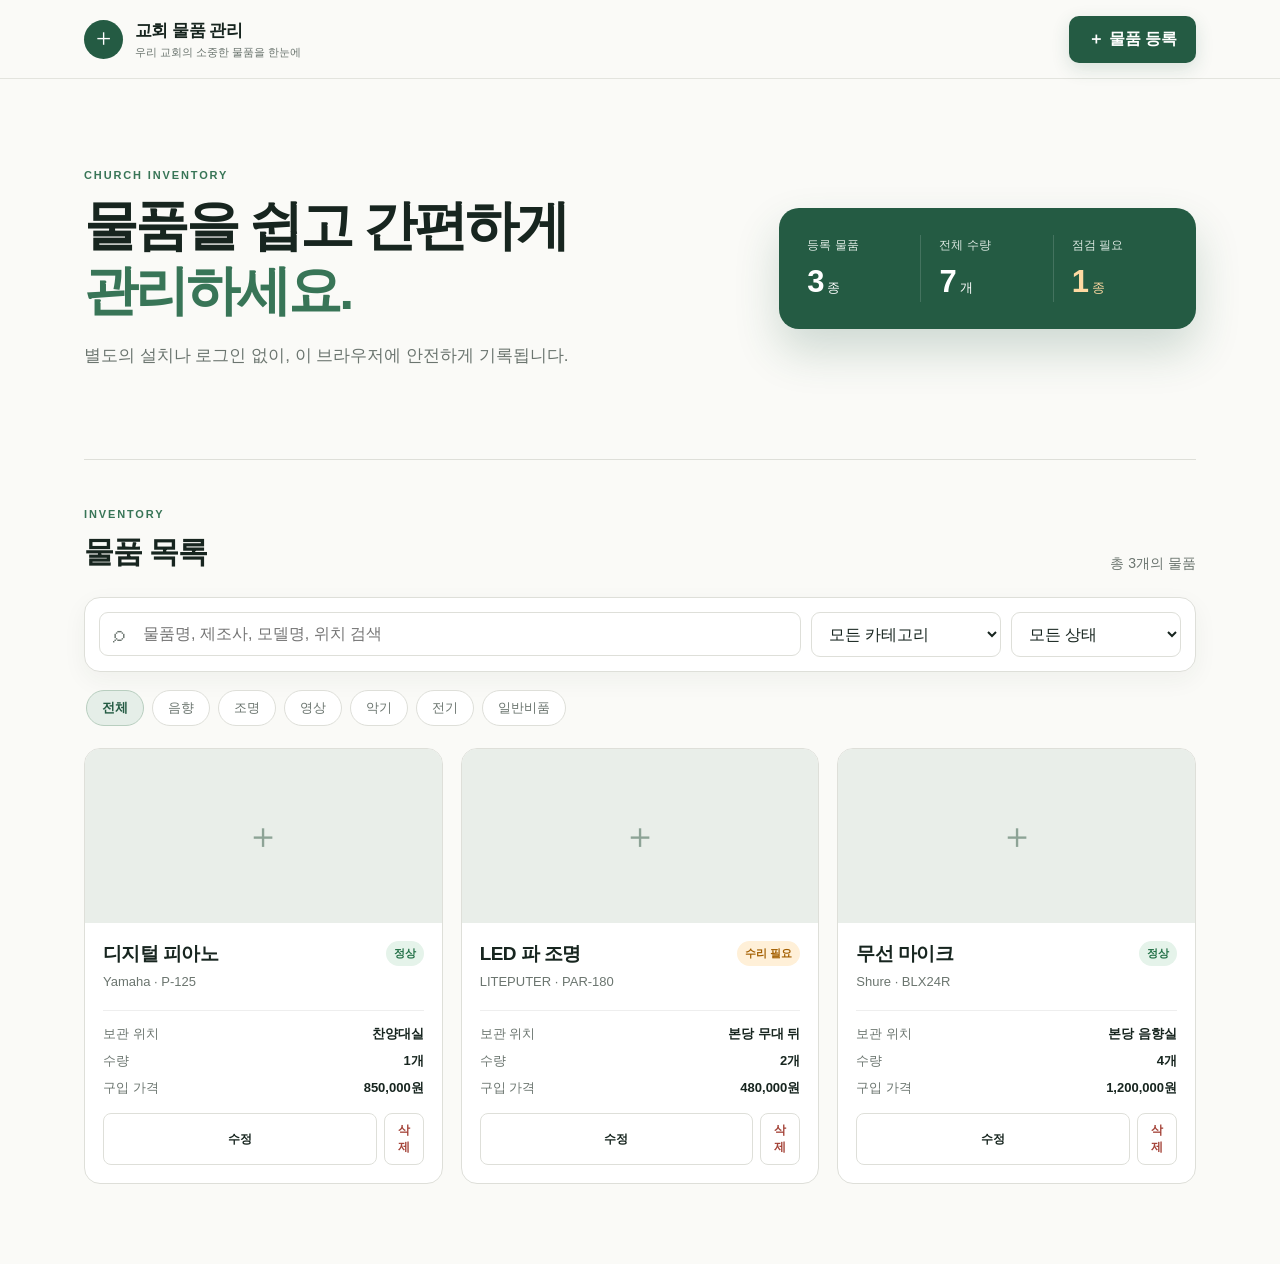
<file: index.html>
<!doctype html>
<html lang="ko">
<head>
  <meta charset="UTF-8">
  <meta name="viewport" content="width=device-width, initial-scale=1.0">
  <meta name="description" content="브라우저에서 바로 사용하는 간단한 교회 물품 관리">
  <title>교회 물품 관리</title>
  <link rel="stylesheet" href="style.css">
</head>
<body>
  <header class="site-header">
    <div class="header-inner">
      <a class="brand" href="#" aria-label="물품 목록 맨 위로">
        <span class="brand-mark" aria-hidden="true">+</span>
        <span><strong>교회 물품 관리</strong><small>우리 교회의 소중한 물품을 한눈에</small></span>
      </a>
      <button class="primary-button header-add" id="openFormButton" type="button"><span aria-hidden="true">＋</span> 물품 등록</button>
    </div>
  </header>

  <main class="page-shell">
    <section class="hero" aria-labelledby="pageTitle">
      <div>
        <p class="eyebrow">CHURCH INVENTORY</p>
        <h1 id="pageTitle">물품을 쉽고 간편하게<br><em>관리하세요.</em></h1>
        <p class="hero-copy">별도의 설치나 로그인 없이, 이 브라우저에 안전하게 기록됩니다.</p>
      </div>
      <div class="summary-card" aria-label="물품 요약">
        <div><span>등록 물품</span><strong id="totalKinds">0<small>종</small></strong></div>
        <div><span>전체 수량</span><strong id="totalQuantity">0<small>개</small></strong></div>
        <div><span>점검 필요</span><strong class="attention" id="attentionCount">0<small>종</small></strong></div>
      </div>
    </section>

    <section class="inventory-section" aria-labelledby="listTitle">
      <div class="section-heading">
        <div><p class="eyebrow">INVENTORY</p><h2 id="listTitle">물품 목록</h2></div>
        <p id="resultCount" aria-live="polite">총 0개의 물품</p>
      </div>

      <div class="filter-panel">
        <label class="search-box">
          <span class="sr-only">물품 검색</span><span aria-hidden="true">⌕</span>
          <input id="searchInput" type="search" placeholder="물품명, 제조사, 모델명, 위치 검색">
        </label>
        <label><span class="sr-only">카테고리 선택</span><select id="categoryFilter"><option value="">모든 카테고리</option></select></label>
        <label><span class="sr-only">상태 선택</span><select id="statusFilter"><option value="">모든 상태</option></select></label>
      </div>

      <div class="category-tabs" id="categoryTabs" aria-label="카테고리 빠른 선택"></div>
      <div class="item-grid" id="itemGrid"></div>
      <div class="empty-state" id="emptyState" hidden>
        <div aria-hidden="true">⌕</div><h3>조건에 맞는 물품이 없어요</h3><p>검색어나 필터를 바꾸거나 새 물품을 등록해 보세요.</p>
        <button type="button" class="secondary-button" id="clearFiltersButton">필터 초기화</button>
      </div>
    </section>
  </main>

  <button class="floating-add" id="mobileOpenFormButton" type="button" aria-label="새 물품 등록">＋</button>

  <div class="modal" id="itemModal" hidden>
    <div class="modal-backdrop" data-close-modal></div>
    <section class="modal-panel" role="dialog" aria-modal="true" aria-labelledby="formTitle">
      <div class="modal-header">
        <div><p class="eyebrow">ITEM FORM</p><h2 id="formTitle">새 물품 등록</h2></div>
        <button class="icon-button" type="button" data-close-modal aria-label="닫기">×</button>
      </div>
      <form id="itemForm">
        <input type="hidden" id="itemId">
        <div class="form-grid">
          <label class="field full"><span>물품 사진 <small>선택</small></span><input id="photo" type="file" accept="image/jpeg,image/png,image/webp"><span class="help">사진은 저장 공간을 아끼도록 자동으로 작게 변환됩니다.</span></label>
          <div class="photo-preview full" id="photoPreview" hidden><img alt="선택한 물품 사진 미리보기"><button type="button" id="removePhotoButton">사진 지우기</button></div>
          <label class="field full"><span>물품명 <b>*</b></span><input id="name" required maxlength="60" placeholder="예: 무선 마이크"></label>
          <label class="field"><span>카테고리 <b>*</b></span><select id="category" required></select></label>
          <label class="field"><span>상태 <b>*</b></span><select id="status" required></select></label>
          <label class="field"><span>수량 <b>*</b></span><input id="quantity" type="number" min="0" step="1" value="1" required></label>
          <label class="field"><span>보관 위치 <b>*</b></span><input id="location" required maxlength="60" placeholder="예: 본당 음향실" list="locationSuggestions"></label>
          <datalist id="locationSuggestions"></datalist>
          <label class="field"><span>제조사</span><input id="manufacturer" maxlength="60" placeholder="예: Shure"></label>
          <label class="field"><span>모델명</span><input id="modelName" maxlength="60" placeholder="예: BLX24R"></label>
          <label class="field"><span>시리얼번호</span><input id="serialNumber" maxlength="80" placeholder="제품 고유 번호"></label>
          <label class="field"><span>구입일</span><input id="purchaseDate" type="date"></label>
          <label class="field"><span>구입 가격</span><input id="purchasePrice" type="number" min="0" step="1" placeholder="원 단위"></label>
          <label class="field full"><span>메모</span><textarea id="memo" rows="4" maxlength="500" placeholder="사용 용도나 특이사항을 적어주세요."></textarea></label>
        </div>
        <div class="form-actions"><button class="secondary-button" type="button" data-close-modal>취소</button><button class="primary-button" type="submit" id="saveButton">물품 저장</button></div>
      </form>
    </section>
  </div>

  <div class="toast" id="toast" role="status" aria-live="polite"></div>
  <script src="script.js"></script>
</body>
</html>
</file>
<file: style.css>
:root { --ink:#17251f; --muted:#6b756f; --green:#245b43; --green-2:#387557; --cream:#f5f3ec; --line:#dedfd9; --white:#fff; --danger:#a44338; --shadow:0 18px 50px rgba(30,49,40,.12); }
* { box-sizing:border-box; }
html { scroll-behavior:smooth; }
body { margin:0; color:var(--ink); background:#fafaf7; font-family:Pretendard,"Noto Sans KR",-apple-system,BlinkMacSystemFont,"Segoe UI",sans-serif; }
button,input,select,textarea { font:inherit; }
button { cursor:pointer; }
.sr-only { position:absolute;width:1px;height:1px;padding:0;margin:-1px;overflow:hidden;clip:rect(0,0,0,0);white-space:nowrap;border:0; }
.site-header { position:sticky;top:0;z-index:20;background:rgba(250,250,247,.94);border-bottom:1px solid rgba(222,223,217,.8);backdrop-filter:blur(10px); }
.header-inner,.page-shell { max-width:1160px;margin:auto;padding-left:24px;padding-right:24px; }
.header-inner { min-height:78px;display:flex;align-items:center;justify-content:space-between; }
.brand { display:flex;gap:12px;align-items:center;color:inherit;text-decoration:none; }
.brand-mark { display:grid;place-items:center;width:39px;height:39px;border-radius:50%;background:var(--green);color:#fff;font-size:27px;font-family:serif; }
.brand strong,.brand small { display:block; }.brand strong{font-size:17px;letter-spacing:-.03em}.brand small{font-size:11px;color:var(--muted);margin-top:3px}
.primary-button,.secondary-button { border-radius:10px;padding:12px 18px;font-weight:700;border:1px solid transparent; }
.primary-button { color:#fff;background:var(--green);box-shadow:0 6px 18px rgba(36,91,67,.16); }.primary-button:hover{background:#194b35}.secondary-button{color:var(--ink);background:#fff;border-color:var(--line)}
.hero { min-height:380px;display:grid;grid-template-columns:1.2fr .8fr;align-items:center;gap:70px;padding-top:58px;padding-bottom:60px; }
.eyebrow { margin:0 0 12px;color:var(--green-2);font-size:11px;letter-spacing:.17em;font-weight:800; }
h1 { margin:0;font-size:54px;line-height:1.2;letter-spacing:-.055em;font-weight:750; }h1 em{color:var(--green-2);font-style:normal}
.hero-copy { color:var(--muted);font-size:17px;margin:22px 0 0; }
.summary-card { display:grid;grid-template-columns:repeat(3,1fr);background:var(--green);color:#fff;border-radius:20px;padding:27px 10px;box-shadow:0 22px 45px rgba(36,91,67,.2); }
.summary-card div { padding:2px 18px;border-right:1px solid rgba(255,255,255,.15); }.summary-card div:last-child{border:0}.summary-card span{display:block;color:#dce9e2;font-size:12px;margin-bottom:10px}.summary-card strong{font-size:31px}.summary-card small{font-size:13px;margin-left:3px;font-weight:500}.summary-card .attention{color:#ffd9a2}
.inventory-section { padding:48px 0 80px;border-top:1px solid var(--line); }
.section-heading { display:flex;align-items:end;justify-content:space-between;margin-bottom:24px; }.section-heading h2{font-size:30px;letter-spacing:-.04em;margin:0}.section-heading>p{margin:0;color:var(--muted);font-size:14px}
.filter-panel { display:grid;grid-template-columns:1fr 190px 170px;gap:10px;padding:14px;background:#fff;border:1px solid var(--line);border-radius:16px;box-shadow:0 8px 24px rgba(36,50,43,.05); }
input,select,textarea { width:100%;border:1px solid var(--line);border-radius:9px;background:#fff;color:var(--ink);padding:12px 13px;outline:none; }input:focus,select:focus,textarea:focus{border-color:var(--green-2);box-shadow:0 0 0 3px rgba(56,117,87,.1)}
.search-box { position:relative; }.search-box>span:not(.sr-only){position:absolute;left:14px;top:8px;font-size:23px;color:var(--muted)}.search-box input{padding-left:43px}
.category-tabs { display:flex;gap:8px;overflow:auto;padding:18px 2px 22px;scrollbar-width:none; }.category-tabs button{white-space:nowrap;border:1px solid var(--line);background:#fff;color:var(--muted);padding:8px 15px;border-radius:20px;font-size:13px}.category-tabs button.active{background:#e5eee8;color:var(--green);border-color:#b8cebf;font-weight:700}
.item-grid { display:grid;grid-template-columns:repeat(3,1fr);gap:18px; }
.item-card { background:#fff;border:1px solid var(--line);border-radius:16px;overflow:hidden;transition:.2s; }.item-card:hover{transform:translateY(-3px);box-shadow:var(--shadow)}
.item-image { height:174px;background:#e9eee9;display:grid;place-items:center;overflow:hidden; }.item-image img{width:100%;height:100%;object-fit:cover}.item-image .placeholder{font-size:36px;color:#8da396}
.item-content { padding:18px; }.item-topline{display:flex;align-items:start;justify-content:space-between;gap:10px}.item-topline h3{font-size:19px;letter-spacing:-.03em;margin:0}.badge{font-size:11px;font-weight:700;padding:5px 8px;border-radius:20px;white-space:nowrap}.status-normal{color:#237047;background:#e5f3ea}.status-repair_needed{color:#a35f00;background:#fff0d8}.status-repairing{color:#27679c;background:#e6f2fb}.status-disposed{color:#666;background:#eee}
.item-model{min-height:20px;margin:7px 0 16px;color:var(--muted);font-size:13px}.item-details{display:grid;grid-template-columns:1fr auto;gap:9px;font-size:13px;padding-top:14px;border-top:1px solid #eee}.item-details span{color:var(--muted)}.item-details strong{text-align:right}.card-actions{display:flex;gap:7px;margin-top:16px}.card-actions button{flex:1;padding:8px;border-radius:8px;border:1px solid var(--line);background:#fff;color:var(--ink);font-size:12px;font-weight:700}.card-actions .delete-button{flex:0 0 40px;color:var(--danger)}
.empty-state { text-align:center;padding:70px 20px;border:1px dashed #ccd2cc;border-radius:16px;background:#fff; }.empty-state div{font-size:45px;color:#9aaa9f}.empty-state h3{margin:12px 0 7px}.empty-state p{color:var(--muted);margin:0 0 20px}
.modal[hidden]{display:none}.modal{position:fixed;inset:0;z-index:50;display:flex;justify-content:flex-end}.modal-backdrop{position:absolute;inset:0;background:rgba(12,24,18,.48);backdrop-filter:blur(3px)}.modal-panel{position:relative;width:min(620px,100%);height:100%;overflow:auto;background:#fafaf7;padding:28px 34px;box-shadow:-20px 0 50px rgba(0,0,0,.12);animation:slideIn .25s ease-out}@keyframes slideIn{from{transform:translateX(40px);opacity:0}}
.modal-header{display:flex;align-items:center;justify-content:space-between;padding-bottom:22px;border-bottom:1px solid var(--line);margin-bottom:24px}.modal-header h2{margin:0;font-size:27px}.icon-button{border:0;background:#e9ebe8;border-radius:50%;width:39px;height:39px;font-size:25px;color:var(--muted)}
.form-grid{display:grid;grid-template-columns:1fr 1fr;gap:17px 14px}.field{display:block}.field>span:first-child{display:block;font-size:13px;font-weight:700;margin-bottom:7px}.field b{color:var(--danger)}.field small,.help{font-weight:400;color:var(--muted)}.help{display:block;font-size:11px;margin:6px 0 0!important}.full{grid-column:1/-1}textarea{resize:vertical}.photo-preview{display:flex;align-items:center;gap:13px;background:#eef1ed;padding:10px;border-radius:10px}.photo-preview img{width:75px;height:60px;object-fit:cover;border-radius:7px}.photo-preview button{border:0;color:var(--danger);background:none;font-size:12px}.form-actions{position:sticky;bottom:-28px;display:flex;justify-content:flex-end;gap:9px;padding:20px 0 28px;margin-top:24px;background:#fafaf7;border-top:1px solid var(--line)}
.toast{position:fixed;z-index:80;left:50%;bottom:25px;transform:translate(-50%,20px);padding:12px 18px;background:var(--ink);color:#fff;border-radius:9px;opacity:0;pointer-events:none;transition:.25s;font-size:14px;box-shadow:var(--shadow)}.toast.show{opacity:1;transform:translate(-50%,0)}.floating-add{display:none}
body.modal-open{overflow:hidden}
@media(max-width:800px){.hero{grid-template-columns:1fr;gap:34px;min-height:0;padding-top:45px}.item-grid{grid-template-columns:repeat(2,1fr)}.filter-panel{grid-template-columns:1fr 1fr}.search-box{grid-column:1/-1}}
@media(max-width:560px){.header-inner,.page-shell{padding-left:17px;padding-right:17px}.header-inner{min-height:66px}.brand small,.header-add{display:none}.hero{padding-top:38px;padding-bottom:43px}.eyebrow{font-size:10px}h1{font-size:38px}.hero-copy{font-size:14px;line-height:1.6}.summary-card{padding:20px 4px;border-radius:15px}.summary-card div{padding:0 10px}.summary-card strong{font-size:24px}.inventory-section{padding-top:35px}.section-heading h2{font-size:25px}.filter-panel{padding:10px;grid-template-columns:1fr}.search-box{grid-column:auto}.item-grid{grid-template-columns:1fr}.item-card{display:grid;grid-template-columns:112px 1fr}.item-image{height:auto;min-height:175px}.item-content{padding:15px}.modal-panel{padding:22px 18px}.form-grid{grid-template-columns:1fr}.full{grid-column:auto}.floating-add{display:grid;place-items:center;position:fixed;z-index:25;right:19px;bottom:19px;width:56px;height:56px;border:0;border-radius:50%;background:var(--green);color:#fff;font-size:29px;box-shadow:0 8px 24px rgba(36,91,67,.35)}}
</file>
